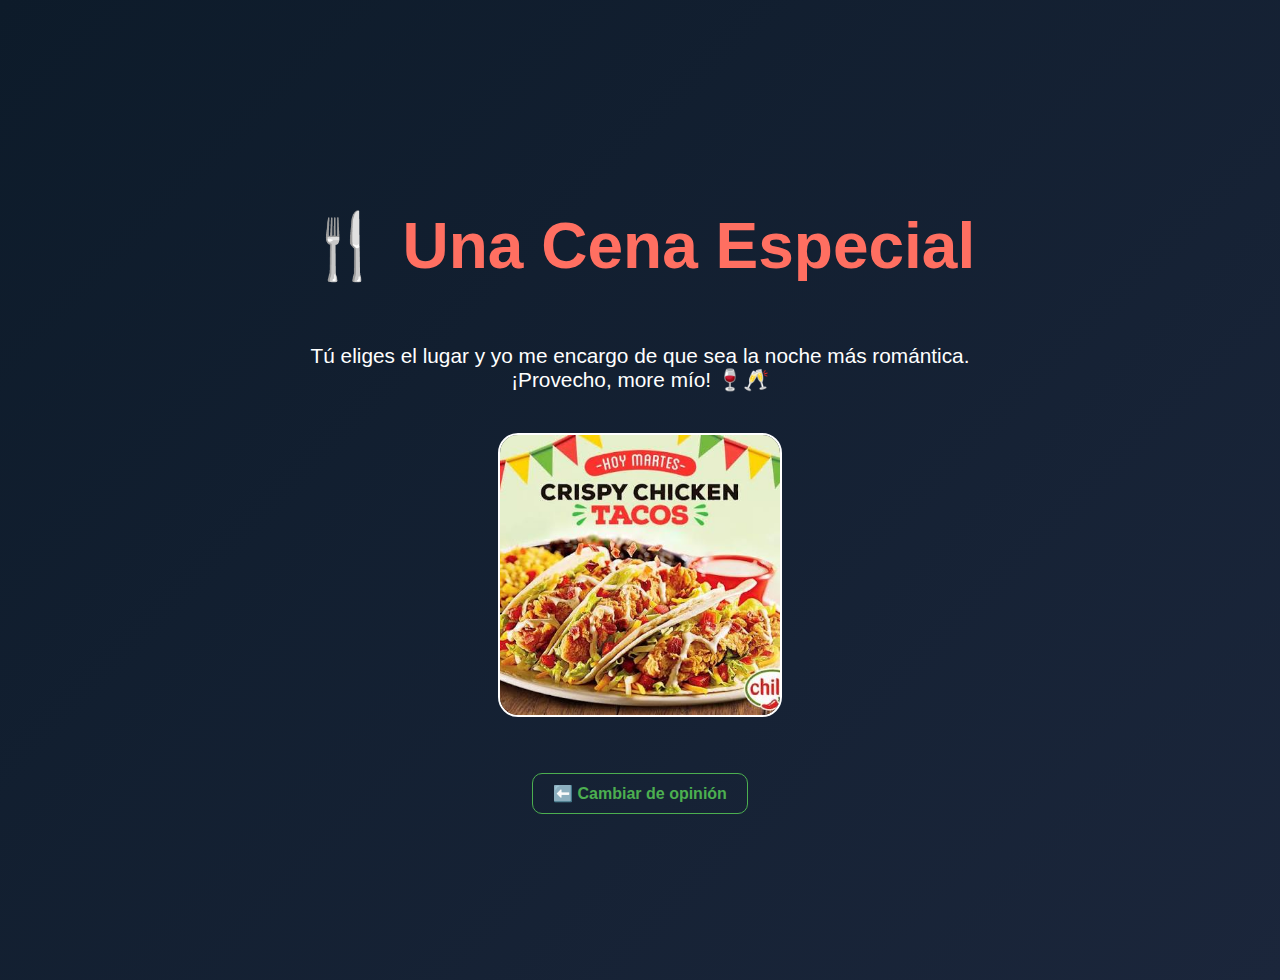
<file: cena.html>
<!DOCTYPE html>
<html lang="es">
<head>
    <meta charset="UTF-8">
    <meta name="viewport" content="width=device-width, initial-scale=1.0">
    <title>Nuestra Cena 🍴</title>
    <link rel="stylesheet" href="styles.css">
    <style>
        /* Estilo para el efecto de desvanecimiento */
        #foto-cena {
            transition: opacity 0.5s ease-in-out;
        }
        .oculto {
            opacity: 0;
        }
    </style>
</head>
<body style="background-color: #001524; color: white; text-align: center; padding: 40px; font-family: sans-serif;">

    <h1>🍴 Una Cena Especial</h1>
    <p style="font-size: 1.3rem;">Tú eliges el lugar y yo me encargo de que sea la noche más romántica. <br>¡Provecho, more mío! 🍷🥂</p>

    <img id="foto-cena" src="cena1.jpeg" style="width: 280px; height: 280px; object-fit: cover; border-radius: 20px; margin: 20px 0; border: 2px solid white;">

    <br><br>
    <a href="yes_page.html" style="color: #4CAF50; font-weight: bold; text-decoration: none; border: 1px solid #4CAF50; padding: 10px 20px; border-radius: 10px;">⬅️ Cambiar de opinión</a>

    <script>
        const imagen = document.getElementById('foto-cena');
        // Lista corregida a 3 fotos
        const fotos = ['cena1.jpeg', 'cena2.jpeg', 'cena3.jpeg']; 
        let indice = 0;

        setInterval(() => {
            // 1. Empezamos a ocultar la imagen
            imagen.style.opacity = 0;

            setTimeout(() => {
                // 2. Cambiamos la foto mientras está invisible
                indice++;
                if (indice >= fotos.length) {
                    indice = 0;
                }
                imagen.src = fotos[indice];

                // 3. Volvemos a mostrar la imagen
                imagen.style.opacity = 1;
            }, 500); // Medio segundo dura la transición a invisible

        }, 1500); // Cada 1.5 segundos cambia
    </script>

</body>
</html>
</file>
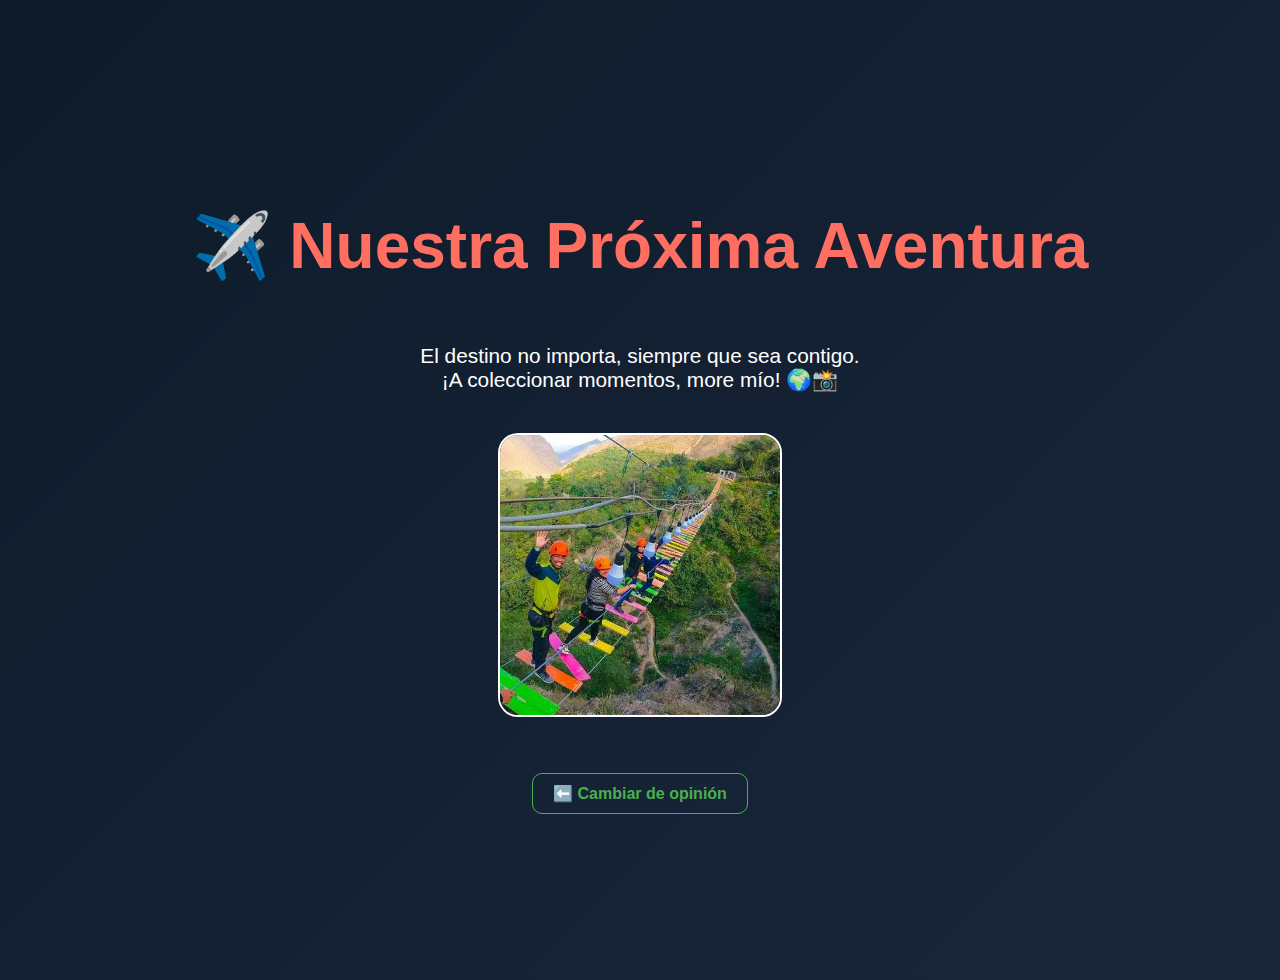
<file: viaje.html>
<!DOCTYPE html>
<html lang="es">
<head>
    <meta charset="UTF-8">
    <meta name="viewport" content="width=device-width, initial-scale=1.0">
    <title>Nuestro Viaje ✈️🌍</title>
    <link rel="stylesheet" href="styles.css">
    <style>
        #foto-viaje {
            transition: opacity 0.5s ease-in-out;
            opacity: 1;
        }
    </style>
</head>
<body style="background-color: #001524; color: white; text-align: center; padding: 40px; font-family: sans-serif;">

    <h1>✈️ Nuestra Próxima Aventura</h1>
    <p style="font-size: 1.3rem;">El destino no importa, siempre que sea contigo. <br>¡A coleccionar momentos, more mío! 🌍📸</p>

    <img id="foto-viaje" src="viaje1.jpeg" style="width: 280px; height: 280px; object-fit: cover; border-radius: 20px; margin: 20px 0; border: 2px solid white;">

    <br><br>
    <a href="yes_page.html" style="color: #4CAF50; font-weight: bold; text-decoration: none; border: 1px solid #4CAF50; padding: 10px 20px; border-radius: 10px;">⬅️ Cambiar de opinión</a>

    <script>
        const imagenViaje = document.getElementById('foto-viaje');
        const fotosViaje = ['viaje1.jpeg', 'viaje2.jpeg', 'viaje3.jpeg']; 
        let v = 0;

        setInterval(() => {
            // 1. Desvanecer
            imagenViaje.style.opacity = 0;

            setTimeout(() => {
                // 2. Cambiar fuente
                v++;
                if (v >= fotosViaje.length) {
                    v = 0;
                }
                imagenViaje.src = fotosViaje[v];
                
                // 3. Reaparecer
                imagenViaje.style.opacity = 1;
            }, 500); // Espera a que termine de ocultarse para cambiar la foto
        }, 2000); // Cambia cada 2 segundos para que de tiempo a verlas
    </script>
</body>
</html>
</file>
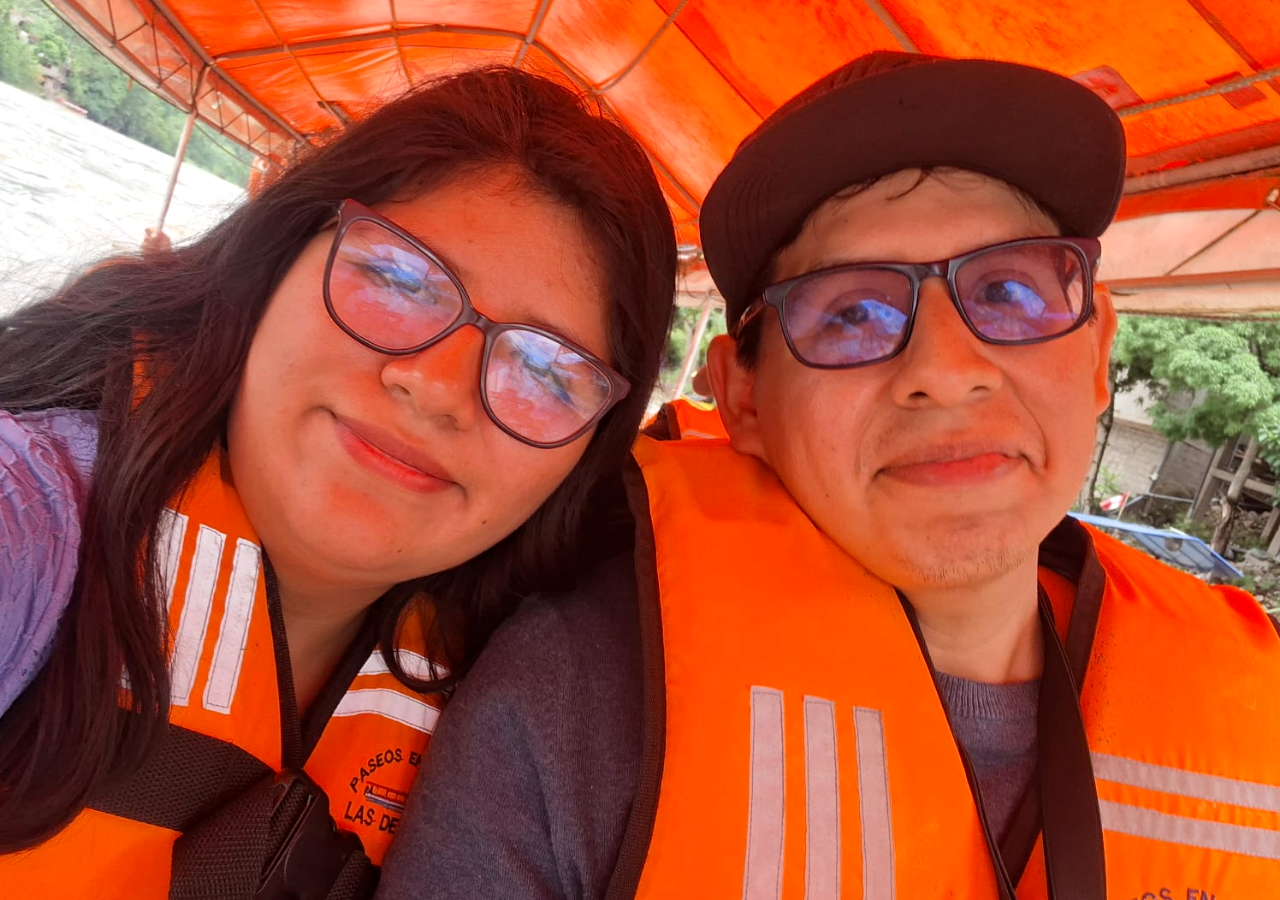
<file: yes_page.html>
<!DOCTYPE html>
<html lang="en">
<head>
    <meta charset="UTF-8">
    <meta name="viewport" content="width=device-width, initial-scale=1.0">
    <title>Sabía que dirías que sí</title>
    <link rel="stylesheet" href="yes_style.css">
</head>

<body>

<div class="container">
    <h1 class="header_text">
        Sabía que dirías que sí Mi more mio. Milo me lo dijo ejjejej!
    </h1>

    <!-- FOTOS ALREDEDOR -->
    <div class="foto foto5"></div>
    <div class="foto foto6"></div>
    <div class="foto foto7"></div>
    <div class="foto foto8"></div>
</div>

<!-- 🎵 MISMA MÚSICA -->
<audio id="musica" loop autoplay>
    <source src="Stephen Sanchez - Until I Found You (Official Video).mp3" type="audio/mpeg">
</audio>

<script>
// 📸 Fotos aparecen una por una cada 1.5 segundos
document.addEventListener("DOMContentLoaded", function () {

    const fotos = document.querySelectorAll(".foto");
    let index = 0;

    fotos.forEach(f => f.style.opacity = "0");

    function mostrarSiguiente() {
        fotos.forEach(f => f.style.opacity = "0");
        fotos[index].style.opacity = "1";
        index = (index + 1) % fotos.length;
    }

    mostrarSiguiente();
    setInterval(mostrarSiguiente, 1500);

});
</script>

</body>
</html>
</file>
<file: styles.css>
/* ===== BODY ===== */
body {
    display: flex;
    justify-content: center;
    align-items: center;
    height: 100vh;
    margin: 0;
    font-family: 'Arial', sans-serif;
    flex-direction: column;
    background: linear-gradient(135deg, #0d1b2a, #1b263b);
    overflow: hidden;
}

/* ===== CONTAINER ===== */
.container {
    text-align: center;
    position: relative;
    width: 90%;
}

/* ===== HEADER ===== */
h1 {
    font-size: 4em;
    color: #ff6f61;
    margin-bottom: 40px;
}

/* ===== BOTONES ===== */
.buttons {
    margin-top: 20px;
}

.yes-button, .no-button {
    font-size: 1.5em;
    padding: 10px 20px;
    border: none;
    border-radius: 5px;
    color: white;
    cursor: pointer;
}

.yes-button {
    margin-right: 10px;
    background-color: #4caf50;
}

.no-button {
    background-color: #f44336;
}

/* ===== GIF STICKER ===== */
.gif_container img {
    max-width: 100%;
    height: auto;
    border-radius: 10px;
    margin-top: 20px;
}

/* ===== FOTOS ALREDEDOR ===== */
.foto {
    position: absolute;
    width: 280px;
    height: 350px;
    border: 10px solid white;
    border-radius: 20px;
    box-shadow: 0 15px 30px rgba(0,0,0,0.3);
    background-size: cover;
    background-position: center;
    transition: opacity 0.5s ease-in-out;
}

/* POSICIONES DE LAS FOTOS */
.foto1 { top: -40px; left: -120px; background-image: url("foto1.jpeg"); }
.foto2 { top: -40px; right: -120px; background-image: url("foto2.jpeg"); }
.foto3 { bottom: -40px; left: -120px; background-image: url("foto3.jpeg"); }
.foto4 { bottom: -40px; right: -120px; background-image: url("foto4.jpeg"); }

/* ===== STICKERS FLOTANTES ===== */
.sticker {
    position: fixed;
    width: 120px;
    pointer-events: none;
    z-index: 1;
}

/* POSICIONES Y ANIMACIONES */
.sticker1 { top: 10%; left: 5%; animation: flotar1 6s infinite ease-in-out; }
.sticker2 { top: 70%; left: 10%; animation: flotar2 7s infinite ease-in-out; }
.sticker3 { top: 20%; right: 5%; animation: flotar3 8s infinite ease-in-out; }
.sticker4 { bottom: 10%; right: 15%; animation: flotar4 6s infinite ease-in-out; }

/* ANIMACIONES */
@keyframes flotar1 { 0% { transform: translateY(0); } 50% { transform: translateY(-30px); } 100% { transform: translateY(0); } }
@keyframes flotar2 { 0% { transform: translateY(0); } 50% { transform: translateY(-25px); } 100% { transform: translateY(0); } }
@keyframes flotar3 { 0% { transform: translateY(0); } 50% { transform: translateY(-20px); } 100% { transform: translateY(0); } }
@keyframes flotar4 { 0% { transform: translateY(0); } 50% { transform: translateY(-35px); } 100% { transform: translateY(0); } }

/* ===== RESPONSIVE ===== */
@media (max-width: 768px) {
    h1 {
        font-size: 2em;
    }

    .foto {
        width: 200px;
        height: 250px;
        border: 8px solid white;
    }

    .sticker {
        width: 80px;
    }
}
</file>
<file: yes_style.css>
/* =========================================
   1. CONFIGURACIÓN DE PANTALLA Y FONDO
   ========================================= */
body {
    margin: 0;
    padding: 0;
    font-family: 'Arial Black', sans-serif;
    background-color: #000; 
    display: flex;
    justify-content: center;
    align-items: center;
    min-height: 100vh;
    text-align: center;
    overflow: hidden; /* Evita que la página se mueva */
}

/* =========================================
   2. ANIMACIÓN DE MOVIMIENTO (ZOOM LENTO)
   ========================================= */
@keyframes kenBurns {
    from { transform: scale(1); }
    to { transform: scale(1.15); } /* Zoom suave del 15% */
}

/* =========================================
   3. FOTOS: NITIDEZ, CLARIDAD Y VIDA
   ========================================= */
.foto {
    position: fixed;
    top: 0;
    left: 0;
    width: 100vw;
    height: 100vh;
    background-size: cover;
    background-position: center;
    background-repeat: no-repeat;
    z-index: 1; 
    opacity: 0;
    transition: opacity 1.5s ease-in-out; /* Transición elegante entre fotos */
    
    /* NITIDEZ Y BRILLO TOTAL */
    filter: brightness(1) contrast(1.05) !important; 
    image-rendering: -webkit-optimize-contrast;
    image-rendering: crisp-edges;
    
    pointer-events: none; /* Permite hacer clic a través de la foto */
}

/* Solo la foto que se está mostrando hace el movimiento */
.foto[style*="opacity: 1"] {
    animation: kenBurns 12s linear infinite alternate;
}

/* =========================================
   4. CONTENEDOR DE TEXTO (INVISIBLE)
   ========================================= */
.container {
    position: relative;
    z-index: 10;
    background: none; 
    padding: 20px;
    width: 95%;
    max-width: 480px;
}

/* =========================================
   5. TEXTOS (DORADO CON BORDE NEGRO)
   ========================================= */
.header_text {
    font-size: 2.5rem;
    color: #FFD700; /* DORADO */
    text-transform: uppercase;
    font-weight: 900;
    line-height: 1.2;
    /* Borde negro 360° para legibilidad máxima */
    text-shadow: 
        -3px -3px 0 #000,  
         3px -3px 0 #000,
        -3px  3px 0 #000,
         3px  3px 0 #000,
         0px 0px 20px rgba(0,0,0,0.9);
    margin-bottom: 15px;
}

p {
    font-size: 1.6rem !important;
    color: white !important;
    font-weight: bold;
    margin-bottom: 30px !important;
    text-shadow: 
        -2px -2px 0 #000,  
         2px -2px 0 #000,
        -2px  2px 0 #000,
         2px  2px 0 #000;
}

/* =========================================
   6. LOS 4 BOTONES (CUPONERA PREMIUM)
   ========================================= */
.options-menu {
    display: flex;
    flex-direction: column;
    gap: 15px;
}

.option-btn {
    background: rgba(0, 0, 0, 0.85); /* Fondo oscuro para resaltar el texto */
    border: 3px solid #FFD700;
    padding: 20px;
    border-radius: 20px;
    text-decoration: none;
    color: white !important;
    font-size: 1.6rem;
    font-weight: 900;
    text-transform: uppercase;
    transition: all 0.3s ease;
    box-shadow: 0px 4px 15px rgba(0,0,0,0.5);
}

.option-btn:hover {
    background: #FFD700;
    color: black !important;
    transform: scale(1.05);
    box-shadow: 0px 0px 20px rgba(255, 215, 0, 0.6);
}

/* =========================================
   7. RUTAS DE TUS IMÁGENES
   ========================================= */
.foto5 { background-image: url("foto5.jpeg"); }
.foto6 { background-image: url("foto6.jpeg"); }
.foto7 { background-image: url("foto7.jpeg"); }
.foto8 { background-image: url("foto8.jpeg"); }

/* =========================================
   8. AJUSTE PARA CELULARES
   ========================================= */
@media (max-width: 768px) {
    .header_text { font-size: 1.8rem; }
    .option-btn { font-size: 1.3rem; padding: 18px; }
    p { font-size: 1.3rem !important; }
}
</file>
